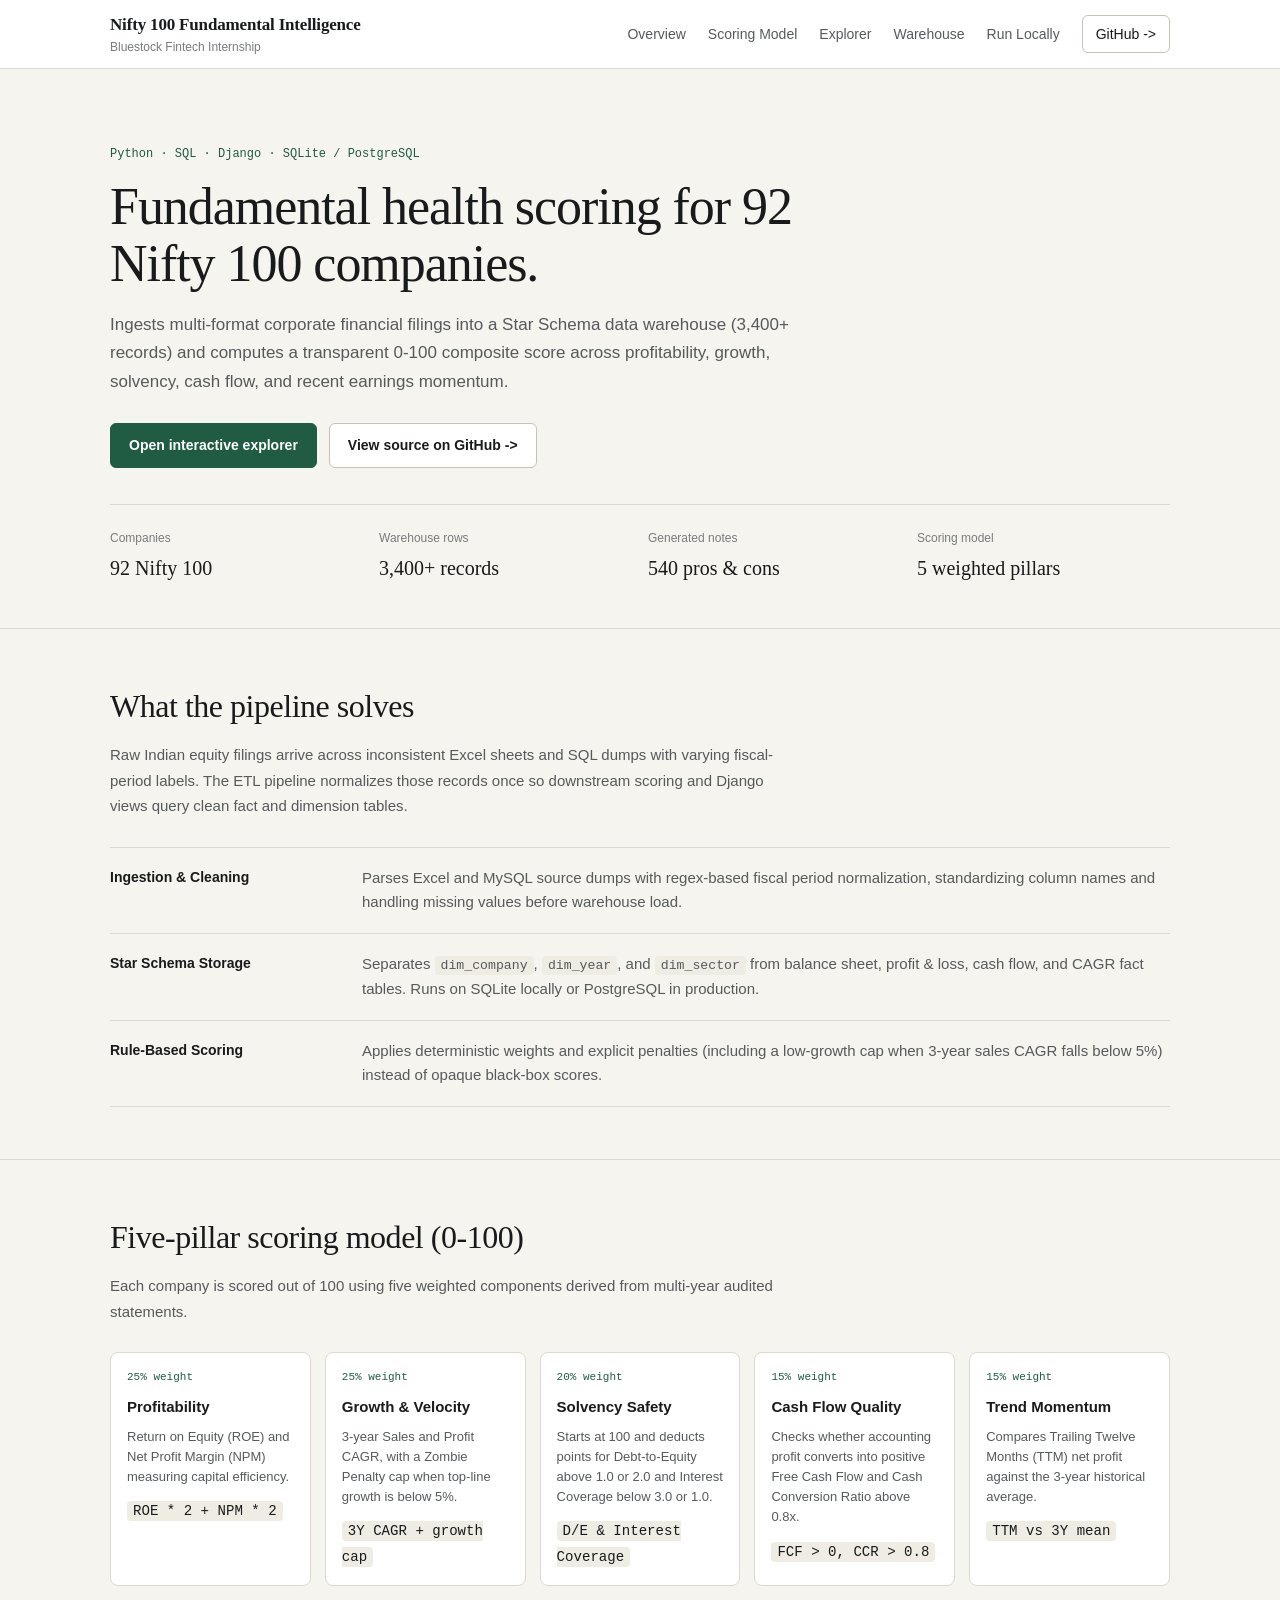
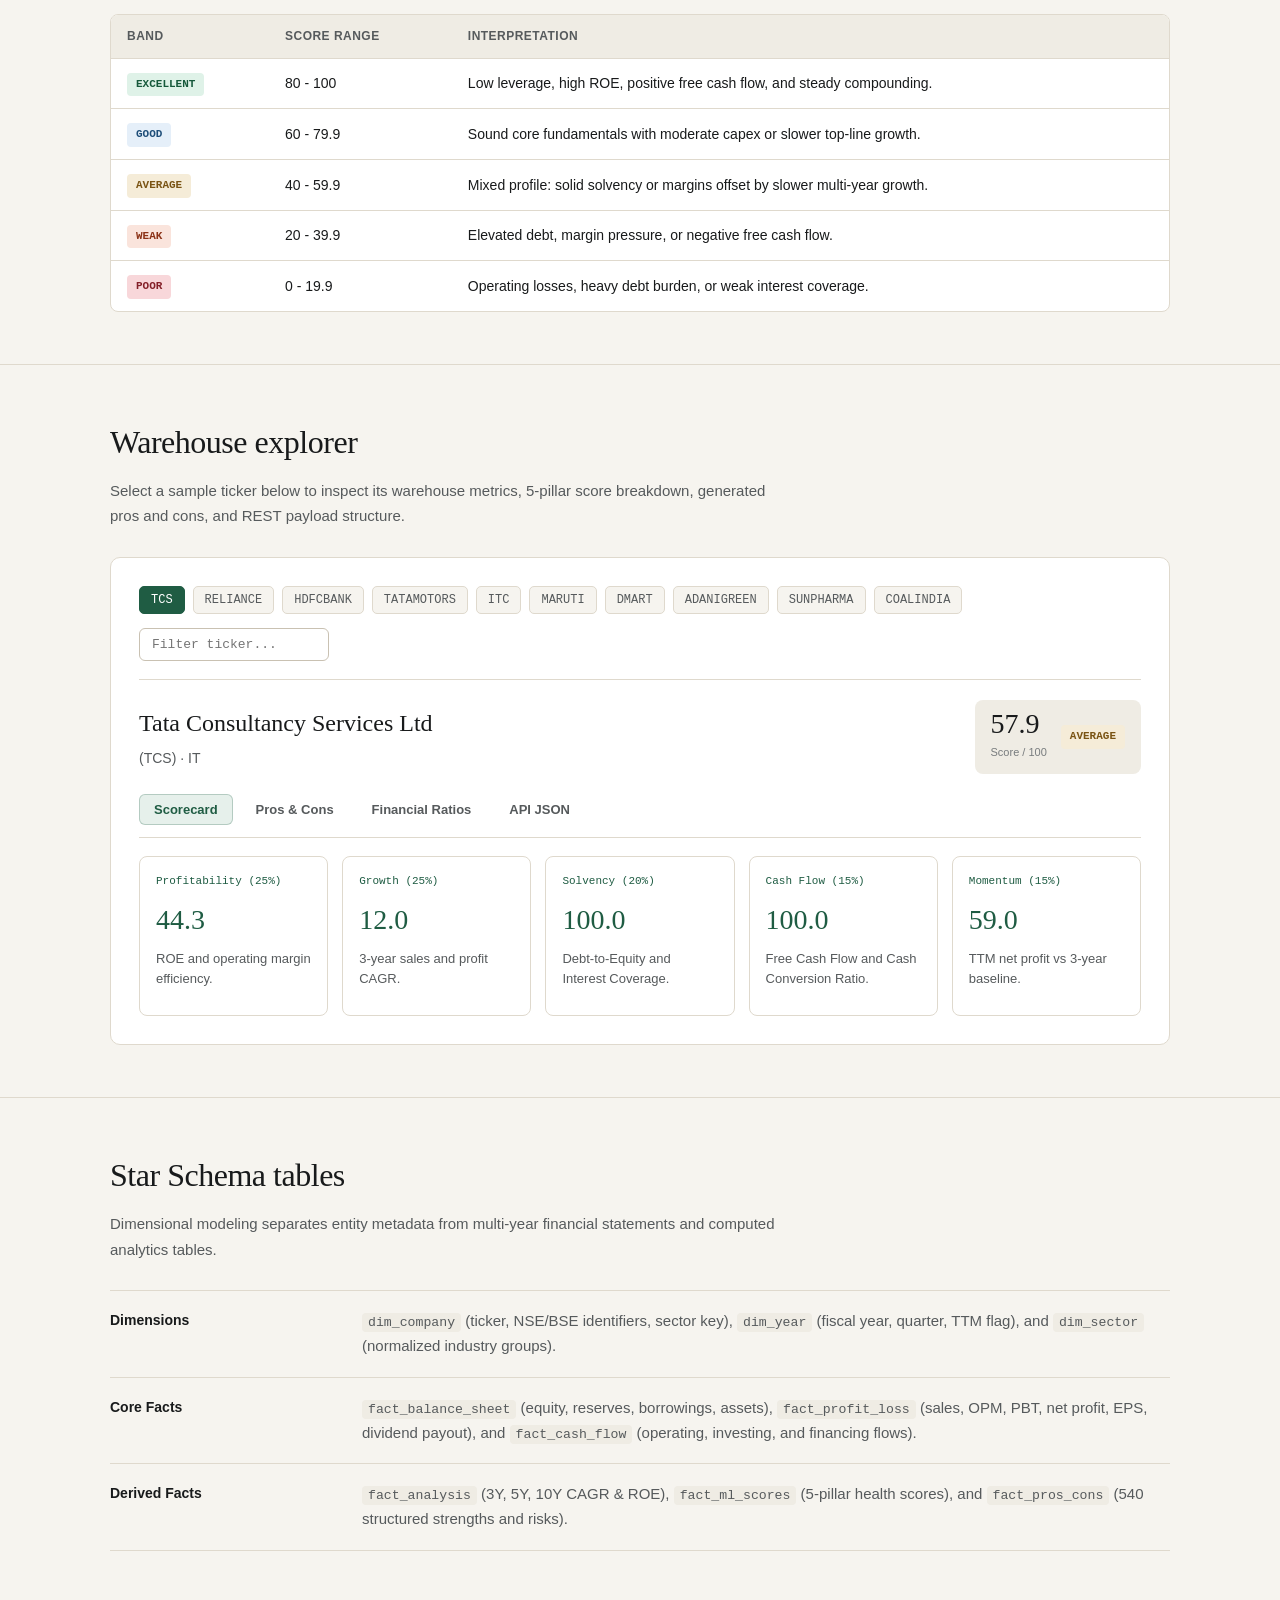
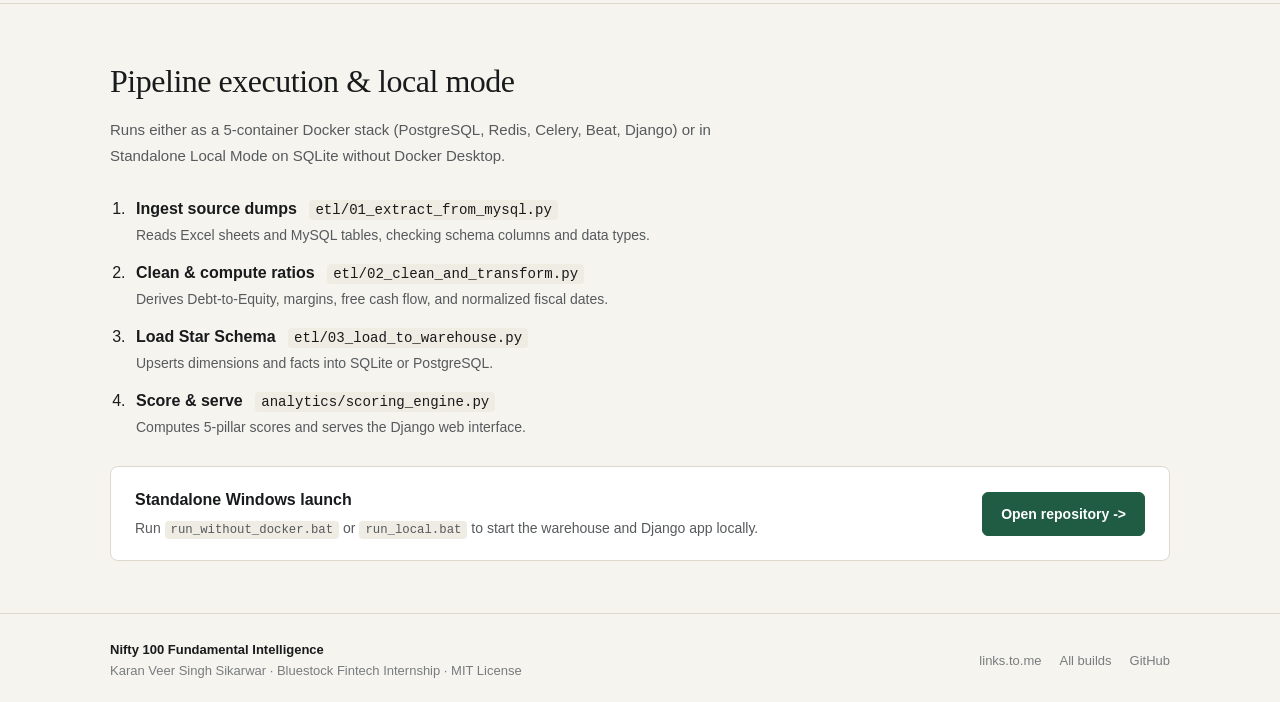
<file: index.html>
<!doctype html>
<html lang="en">
<head>
  <meta charset="utf-8">
  <meta name="viewport" content="width=device-width, initial-scale=1">
  <meta name="theme-color" content="#f6f4ef">
  <meta name="author" content="Karan Veer Singh Sikarwar">
  <meta name="description" content="Data engineering pipeline, Star Schema warehouse, and 5-pillar fundamental health-scoring model for 92 Nifty 100 companies. Built during the Bluestock Fintech internship.">
  <meta property="og:title" content="Nifty 100 Fundamental Intelligence | Karan Veer Singh Sikarwar">
  <meta property="og:description" content="Star Schema financial warehouse and 5-pillar health scoring across 92 Nifty 100 companies.">
  <meta property="og:type" content="website">
  <link rel="canonical" href="https://karanveersingh05.github.io/Nifty-100-Fundamental-Intelligence/">
  <title>Nifty 100 Fundamental Intelligence | Karan Veer Singh Sikarwar</title>
  <link rel="icon" type="image/svg+xml" href="favicon.svg">
  <link rel="stylesheet" href="styles.css">
  <script defer src="script.js"></script>
</head>
<body>
  <header class="site-header">
    <div class="shell header-inner">
      <a class="brand" href="#top">
        <strong>Nifty 100 Fundamental Intelligence</strong>
        <small>Bluestock Fintech Internship</small>
      </a>

      <button class="menu-toggle" type="button" aria-expanded="false" aria-controls="main-nav" aria-label="Open navigation">
        <span></span><span></span>
      </button>

      <nav id="main-nav" class="main-nav" aria-label="Main navigation">
        <a href="#overview">Overview</a>
        <a href="#scoring">Scoring Model</a>
        <a href="#demo">Explorer</a>
        <a href="#warehouse">Warehouse</a>
        <a href="#pipeline">Run Locally</a>
        <a class="nav-cta" href="https://github.com/karanveersingh05/Nifty-100-Fundamental-Intelligence" target="_blank" rel="noopener noreferrer">GitHub -&gt;</a>
      </nav>
    </div>
  </header>

  <main id="top">
    <section class="hero">
      <div class="shell">
        <p class="hero-kicker">Python · SQL · Django · SQLite / PostgreSQL</p>
        <h1>Fundamental health scoring for 92 Nifty 100 companies.</h1>
        <p class="hero-lede">
          Ingests multi-format corporate financial filings into a Star Schema data warehouse
          (3,400+ records) and computes a transparent 0-100 composite score across profitability,
          growth, solvency, cash flow, and recent earnings momentum.
        </p>

        <div class="hero-actions">
          <a class="button button-primary" href="#demo">Open interactive explorer</a>
          <a class="button button-secondary" href="https://github.com/karanveersingh05/Nifty-100-Fundamental-Intelligence" target="_blank" rel="noopener noreferrer">View source on GitHub -&gt;</a>
        </div>

        <dl class="summary-strip">
          <div>
            <dt>Companies</dt>
            <dd>92 Nifty 100</dd>
          </div>
          <div>
            <dt>Warehouse rows</dt>
            <dd>3,400+ records</dd>
          </div>
          <div>
            <dt>Generated notes</dt>
            <dd>540 pros &amp; cons</dd>
          </div>
          <div>
            <dt>Scoring model</dt>
            <dd>5 weighted pillars</dd>
          </div>
        </dl>
      </div>
    </section>

    <section id="overview" class="section">
      <div class="shell">
        <h2 class="section-title">What the pipeline solves</h2>
        <p class="section-intro">
          Raw Indian equity filings arrive across inconsistent Excel sheets and SQL dumps with
          varying fiscal-period labels. The ETL pipeline normalizes those records once so downstream
          scoring and Django views query clean fact and dimension tables.
        </p>

        <div class="spec-list">
          <div class="spec-row">
            <div class="spec-label">Ingestion &amp; Cleaning</div>
            <div class="spec-body">
              Parses Excel and MySQL source dumps with regex-based fiscal period normalization,
              standardizing column names and handling missing values before warehouse load.
            </div>
          </div>
          <div class="spec-row">
            <div class="spec-label">Star Schema Storage</div>
            <div class="spec-body">
              Separates <code>dim_company</code>, <code>dim_year</code>, and <code>dim_sector</code>
              from balance sheet, profit &amp; loss, cash flow, and CAGR fact tables. Runs on SQLite
              locally or PostgreSQL in production.
            </div>
          </div>
          <div class="spec-row">
            <div class="spec-label">Rule-Based Scoring</div>
            <div class="spec-body">
              Applies deterministic weights and explicit penalties (including a low-growth cap when
              3-year sales CAGR falls below 5%) instead of opaque black-box scores.
            </div>
          </div>
        </div>
      </div>
    </section>

    <section id="scoring" class="section">
      <div class="shell">
        <h2 class="section-title">Five-pillar scoring model (0-100)</h2>
        <p class="section-intro">
          Each company is scored out of 100 using five weighted components derived from multi-year
          audited statements.
        </p>

        <div class="pillars-showcase">
          <div class="pillar-card">
            <div class="pillar-weight">25% weight</div>
            <h4>Profitability</h4>
            <p>Return on Equity (ROE) and Net Profit Margin (NPM) measuring capital efficiency.</p>
            <code>ROE * 2 + NPM * 2</code>
          </div>
          <div class="pillar-card">
            <div class="pillar-weight">25% weight</div>
            <h4>Growth &amp; Velocity</h4>
            <p>3-year Sales and Profit CAGR, with a Zombie Penalty cap when top-line growth is below 5%.</p>
            <code>3Y CAGR + growth cap</code>
          </div>
          <div class="pillar-card">
            <div class="pillar-weight">20% weight</div>
            <h4>Solvency Safety</h4>
            <p>Starts at 100 and deducts points for Debt-to-Equity above 1.0 or 2.0 and Interest Coverage below 3.0 or 1.0.</p>
            <code>D/E &amp; Interest Coverage</code>
          </div>
          <div class="pillar-card">
            <div class="pillar-weight">15% weight</div>
            <h4>Cash Flow Quality</h4>
            <p>Checks whether accounting profit converts into positive Free Cash Flow and Cash Conversion Ratio above 0.8x.</p>
            <code>FCF &gt; 0, CCR &gt; 0.8</code>
          </div>
          <div class="pillar-card">
            <div class="pillar-weight">15% weight</div>
            <h4>Trend Momentum</h4>
            <p>Compares Trailing Twelve Months (TTM) net profit against the 3-year historical average.</p>
            <code>TTM vs 3Y mean</code>
          </div>
        </div>

        <div class="bands-table-shell">
          <table class="bands-table">
            <thead>
              <tr>
                <th>Band</th>
                <th>Score Range</th>
                <th>Interpretation</th>
              </tr>
            </thead>
            <tbody>
              <tr>
                <td><span class="label-badge label-excellent">EXCELLENT</span></td>
                <td>80 - 100</td>
                <td>Low leverage, high ROE, positive free cash flow, and steady compounding.</td>
              </tr>
              <tr>
                <td><span class="label-badge label-good">GOOD</span></td>
                <td>60 - 79.9</td>
                <td>Sound core fundamentals with moderate capex or slower top-line growth.</td>
              </tr>
              <tr>
                <td><span class="label-badge label-average">AVERAGE</span></td>
                <td>40 - 59.9</td>
                <td>Mixed profile: solid solvency or margins offset by slower multi-year growth.</td>
              </tr>
              <tr>
                <td><span class="label-badge label-weak">WEAK</span></td>
                <td>20 - 39.9</td>
                <td>Elevated debt, margin pressure, or negative free cash flow.</td>
              </tr>
              <tr>
                <td><span class="label-badge label-poor">POOR</span></td>
                <td>0 - 19.9</td>
                <td>Operating losses, heavy debt burden, or weak interest coverage.</td>
              </tr>
            </tbody>
          </table>
        </div>
      </div>
    </section>

    <section id="demo" class="section">
      <div class="shell">
        <h2 class="section-title">Warehouse explorer</h2>
        <p class="section-intro">
          Select a sample ticker below to inspect its warehouse metrics, 5-pillar score breakdown,
          generated pros and cons, and REST payload structure.
        </p>

        <div class="explorer-box">
          <div class="explorer-controls">
            <div class="stock-selector-buttons" role="group" aria-label="Select sample stock">
              <button type="button" class="stock-btn is-active" data-symbol="TCS">TCS</button>
              <button type="button" class="stock-btn" data-symbol="RELIANCE">RELIANCE</button>
              <button type="button" class="stock-btn" data-symbol="HDFCBANK">HDFCBANK</button>
              <button type="button" class="stock-btn" data-symbol="TATAMOTORS">TATAMOTORS</button>
              <button type="button" class="stock-btn" data-symbol="ITC">ITC</button>
              <button type="button" class="stock-btn" data-symbol="MARUTI">MARUTI</button>
              <button type="button" class="stock-btn" data-symbol="DMART">DMART</button>
              <button type="button" class="stock-btn" data-symbol="ADANIGREEN">ADANIGREEN</button>
              <button type="button" class="stock-btn" data-symbol="SUNPHARMA">SUNPHARMA</button>
              <button type="button" class="stock-btn" data-symbol="COALINDIA">COALINDIA</button>
            </div>
            <div class="search-wrap">
              <label class="sr-only" for="stock-quick-search">Filter ticker symbol</label>
              <input type="text" id="stock-quick-search" placeholder="Filter ticker...">
            </div>
          </div>

          <div class="stock-headline">
            <div class="stock-title">
              <h3 id="stock-name">Tata Consultancy Services Ltd</h3>
              <div class="stock-sub">
                <span id="stock-symbol">(TCS)</span>
                <span aria-hidden="true">&middot;</span>
                <span id="stock-sector">IT</span>
              </div>
            </div>
            <div class="stock-score-chip">
              <div>
                <div class="chip-val" id="stock-score">57.9</div>
                <span class="chip-sub">Score / 100</span>
              </div>
              <span id="stock-badge" class="label-badge label-average">AVERAGE</span>
            </div>
          </div>

          <div class="explorer-tabs">
            <button type="button" class="tab-btn is-active" data-tab="scorecard">Scorecard</button>
            <button type="button" class="tab-btn" data-tab="proscons">Pros &amp; Cons</button>
            <button type="button" class="tab-btn" data-tab="metrics">Financial Ratios</button>
            <button type="button" class="tab-btn" data-tab="json">API JSON</button>
          </div>

          <div id="pane-scorecard" class="tab-pane is-active">
            <div class="pillars-showcase pillars-compact">
              <div class="pillar-card">
                <div class="pillar-weight">Profitability (25%)</div>
                <div class="pillar-score" id="score-prof">44.3</div>
                <p>ROE and operating margin efficiency.</p>
              </div>
              <div class="pillar-card">
                <div class="pillar-weight">Growth (25%)</div>
                <div class="pillar-score" id="score-grow">12.0</div>
                <p>3-year sales and profit CAGR.</p>
              </div>
              <div class="pillar-card">
                <div class="pillar-weight">Solvency (20%)</div>
                <div class="pillar-score" id="score-lev">100.0</div>
                <p>Debt-to-Equity and Interest Coverage.</p>
              </div>
              <div class="pillar-card">
                <div class="pillar-weight">Cash Flow (15%)</div>
                <div class="pillar-score" id="score-cash">100.0</div>
                <p>Free Cash Flow and Cash Conversion Ratio.</p>
              </div>
              <div class="pillar-card">
                <div class="pillar-weight">Momentum (15%)</div>
                <div class="pillar-score" id="score-trend">59.0</div>
                <p>TTM net profit vs 3-year baseline.</p>
              </div>
            </div>
          </div>

          <div id="pane-proscons" class="tab-pane">
            <div class="pro-con-grid">
              <div class="pro-column">
                <h4>Strengths (Pros)</h4>
                <ul id="pros-list" class="pro-con-list"></ul>
              </div>
              <div class="con-column">
                <h4>Risks (Cons)</h4>
                <ul id="cons-list" class="pro-con-list"></ul>
              </div>
            </div>
          </div>

          <div id="pane-metrics" class="tab-pane">
            <div class="metrics-grid-row">
              <div class="metric-box">
                <small>Gross Sales</small>
                <strong id="metric-sales">₹240,893 Cr</strong>
              </div>
              <div class="metric-box">
                <small>Net Annual Profit</small>
                <strong id="metric-profit">₹46,099 Cr</strong>
              </div>
              <div class="metric-box">
                <small>Net Profit Margin</small>
                <strong id="metric-npm">19.1%</strong>
              </div>
              <div class="metric-box">
                <small>Debt to Equity</small>
                <strong id="metric-dte">0.09</strong>
              </div>
            </div>
            <p class="metrics-footnote">
              Values reconcile with <code>fact_balance_sheet</code>, <code>fact_profit_loss</code>, and <code>fact_cash_flow</code>.
            </p>
          </div>

          <div id="pane-json" class="tab-pane">
            <pre class="code-preview"><code id="json-preview">{}</code></pre>
          </div>
        </div>
      </div>
    </section>

    <section id="warehouse" class="section">
      <div class="shell">
        <h2 class="section-title">Star Schema tables</h2>
        <p class="section-intro">
          Dimensional modeling separates entity metadata from multi-year financial statements and
          computed analytics tables.
        </p>

        <div class="spec-list">
          <div class="spec-row">
            <div class="spec-label">Dimensions</div>
            <div class="spec-body">
              <code>dim_company</code> (ticker, NSE/BSE identifiers, sector key),
              <code>dim_year</code> (fiscal year, quarter, TTM flag), and
              <code>dim_sector</code> (normalized industry groups).
            </div>
          </div>
          <div class="spec-row">
            <div class="spec-label">Core Facts</div>
            <div class="spec-body">
              <code>fact_balance_sheet</code> (equity, reserves, borrowings, assets),
              <code>fact_profit_loss</code> (sales, OPM, PBT, net profit, EPS, dividend payout), and
              <code>fact_cash_flow</code> (operating, investing, and financing flows).
            </div>
          </div>
          <div class="spec-row">
            <div class="spec-label">Derived Facts</div>
            <div class="spec-body">
              <code>fact_analysis</code> (3Y, 5Y, 10Y CAGR &amp; ROE),
              <code>fact_ml_scores</code> (5-pillar health scores), and
              <code>fact_pros_cons</code> (540 structured strengths and risks).
            </div>
          </div>
        </div>
      </div>
    </section>

    <section id="pipeline" class="section">
      <div class="shell">
        <h2 class="section-title">Pipeline execution &amp; local mode</h2>
        <p class="section-intro">
          Runs either as a 5-container Docker stack (PostgreSQL, Redis, Celery, Beat, Django) or in
          Standalone Local Mode on SQLite without Docker Desktop.
        </p>

        <ol class="pipeline-list">
          <li>
            <strong>Ingest source dumps</strong>
            <code>etl/01_extract_from_mysql.py</code>
            <span>Reads Excel sheets and MySQL tables, checking schema columns and data types.</span>
          </li>
          <li>
            <strong>Clean &amp; compute ratios</strong>
            <code>etl/02_clean_and_transform.py</code>
            <span>Derives Debt-to-Equity, margins, free cash flow, and normalized fiscal dates.</span>
          </li>
          <li>
            <strong>Load Star Schema</strong>
            <code>etl/03_load_to_warehouse.py</code>
            <span>Upserts dimensions and facts into SQLite or PostgreSQL.</span>
          </li>
          <li>
            <strong>Score &amp; serve</strong>
            <code>analytics/scoring_engine.py</code>
            <span>Computes 5-pillar scores and serves the Django web interface.</span>
          </li>
        </ol>

        <div class="local-banner">
          <div>
            <strong>Standalone Windows launch</strong>
            <p>Run <code>run_without_docker.bat</code> or <code>run_local.bat</code> to start the warehouse and Django app locally.</p>
          </div>
          <a class="button button-primary" href="https://github.com/karanveersingh05/Nifty-100-Fundamental-Intelligence" target="_blank" rel="noopener noreferrer">Open repository -&gt;</a>
        </div>
      </div>
    </section>
  </main>

  <footer class="site-footer">
    <div class="shell footer-inner">
      <div>
        <strong>Nifty 100 Fundamental Intelligence</strong>
        <span>Karan Veer Singh Sikarwar · Bluestock Fintech Internship · MIT License</span>
      </div>
      <div class="footer-links">
        <a href="https://karanveersingh05.github.io/links.to.me/">links.to.me</a>
        <a href="https://karanveersingh05.github.io/links.to.me/gitcode/">All builds</a>
        <a href="https://github.com/karanveersingh05/Nifty-100-Fundamental-Intelligence" target="_blank" rel="noopener noreferrer">GitHub</a>
      </div>
    </div>
  </footer>
</body>
</html>
</file>
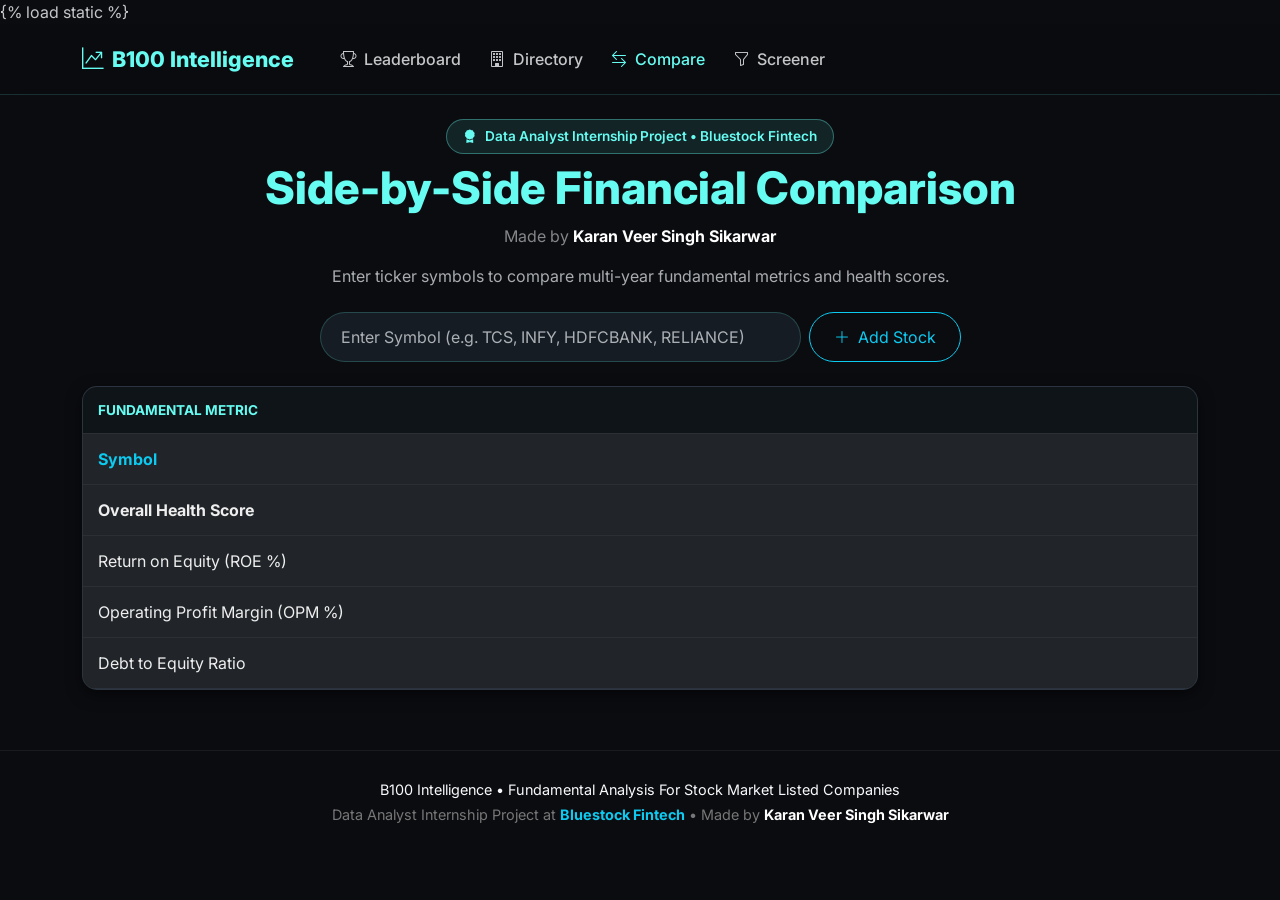
<file: webapp/dashboard/templates/dashboard/compare.html>
{% load static %}
<!DOCTYPE html>
<html lang="en" data-bs-theme="dark">
<head>
    <meta charset="UTF-8">
    <meta name="viewport" content="width=device-width, initial-scale=1.0">
    <title>Compare Companies - B100 Intelligence</title>
    <link href="https://fonts.googleapis.com/css2?family=Inter:wght@300;400;500;600;700;800&display=swap" rel="stylesheet">
    <link href="https://cdn.jsdelivr.net/npm/bootstrap@5.3.0/dist/css/bootstrap.min.css" rel="stylesheet">
    <link rel="stylesheet" href="https://cdn.jsdelivr.net/npm/bootstrap-icons@1.11.1/font/bootstrap-icons.css">
    <style>
        :root {
            --bg-color: #0b0c10;
            --surface-color: #1f2833;
            --primary-accent: #66fcf1;
            --secondary-accent: #45a29e;
            --text-main: #c5c6c7;
        }
        body { background-color: var(--bg-color); color: var(--text-main); font-family: 'Inter', sans-serif; min-height: 100vh; }
        .navbar-custom { background: rgba(11, 12, 16, 0.9); backdrop-filter: blur(12px); border-bottom: 1px solid rgba(102, 252, 241, 0.15); padding: 14px 0; }
        .navbar-brand { font-weight: 800; color: var(--primary-accent) !important; font-size: 1.35rem; }
        .nav-link { color: var(--text-main) !important; font-weight: 500; margin: 0 6px; }
        .nav-link:hover, .nav-link.active { color: var(--primary-accent) !important; }
        .intern-badge { background: rgba(102, 252, 241, 0.1); border: 1px solid rgba(102, 252, 241, 0.35); color: var(--primary-accent); font-size: 0.85rem; padding: 6px 16px; border-radius: 50px; display: inline-flex; align-items: center; gap: 8px; font-weight: 600; }
        .hero-title { color: var(--primary-accent); font-weight: 800; font-size: 2.8rem; }
        .input-glass { background: rgba(31, 40, 51, 0.6); border: 1px solid rgba(102, 252, 241, 0.2); color: #fff; border-radius: 25px; padding: 12px 20px; }
        .input-glass:focus { background: rgba(31, 40, 51, 0.9); border-color: var(--primary-accent); color: #fff; box-shadow: 0 0 10px rgba(102, 252, 241, 0.3); }
        .table-custom { background-color: var(--surface-color); border-radius: 15px; overflow: hidden; box-shadow: 0 5px 15px rgba(0,0,0,0.5); border: 1px solid rgba(255,255,255,0.06); }
        .table-custom th, .table-custom td { color: #eee; border-bottom: 1px solid rgba(255,255,255,0.05); padding: 15px; }
        .table-custom th { color: var(--primary-accent); background-color: rgba(0,0,0,0.5); text-transform: uppercase; font-size: 0.85rem; }
        footer { border-top: 1px solid rgba(255,255,255,0.06); padding: 28px 0; margin-top: 60px; color: #777; font-size: 0.9rem; }
    </style>
</head>
<body>

<nav class="navbar navbar-expand-lg navbar-custom">
    <div class="container">
        <a class="navbar-brand d-flex align-items-center gap-2" href="/">
            <i class="bi bi-graph-up-arrow"></i>
            <span>B100 Intelligence</span>
        </a>
        <div class="collapse navbar-collapse" id="navContent">
            <ul class="navbar-nav me-auto mb-2 mb-lg-0 ms-lg-3">
                <li class="nav-item"><a class="nav-link" href="/"><i class="bi bi-trophy me-1"></i> Leaderboard</a></li>
                <li class="nav-item"><a class="nav-link" href="/companies/"><i class="bi bi-building me-1"></i> Directory</a></li>
                <li class="nav-item"><a class="nav-link active" href="/compare/"><i class="bi bi-arrow-left-right me-1"></i> Compare</a></li>
                <li class="nav-item"><a class="nav-link" href="/screener/"><i class="bi bi-funnel me-1"></i> Screener</a></li>
            </ul>
        </div>
    </div>
</nav>

<div class="container mt-4 mb-5">
    <div class="text-center mb-4">
        <div class="intern-badge mb-2">
            <i class="bi bi-award-fill"></i> Data Analyst Internship Project &bull; Bluestock Fintech
        </div>
        <h1 class="hero-title">Side-by-Side Financial Comparison</h1>
        <p class="text-white-50">Made by <strong class="text-white">Karan Veer Singh Sikarwar</strong></p>
        <p class="text-muted">Enter ticker symbols to compare multi-year fundamental metrics and health scores.</p>
    </div>
    
    <div class="row justify-content-center mb-4">
        <div class="col-md-7 d-flex gap-2">
            <input type="text" id="symbolInput" class="form-control input-glass" placeholder="Enter Symbol (e.g. TCS, INFY, HDFCBANK, RELIANCE)">
            <button class="btn btn-outline-info rounded-pill px-4 text-nowrap" onclick="addCompany()">
                <i class="bi bi-plus-lg me-1"></i> Add Stock
            </button>
        </div>
    </div>
    
    <div class="table-responsive table-custom mb-5">
        <table class="table mb-0" id="compareTable">
            <thead>
                <tr>
                    <th style="width: 250px;">Fundamental Metric</th>
                </tr>
            </thead>
            <tbody>
                <tr id="row-symbol"><td class="fw-bold text-info">Symbol</td></tr>
                <tr id="row-score"><td class="fw-bold">Overall Health Score</td></tr>
                <tr id="row-roe"><td>Return on Equity (ROE %)</td></tr>
                <tr id="row-opm"><td>Operating Profit Margin (OPM %)</td></tr>
                <tr id="row-debt"><td>Debt to Equity Ratio</td></tr>
            </tbody>
        </table>
    </div>
</div>

<footer class="text-center">
    <div class="container">
        <p class="mb-1 text-light">B100 Intelligence &bull; Fundamental Analysis For Stock Market Listed Companies</p>
        <p class="mb-0">Data Analyst Internship Project at <strong class="text-info">Bluestock Fintech</strong> &bull; Made by <strong class="text-white">Karan Veer Singh Sikarwar</strong></p>
    </div>
</footer>

<script src="https://cdn.jsdelivr.net/npm/bootstrap@5.3.0/dist/js/bootstrap.bundle.min.js"></script>
<script>
    let companies = [];
    function addCompany() {
        let sym = document.getElementById('symbolInput').value.trim().toUpperCase();
        if(!sym) return;
        if(companies.includes(sym)) {
            alert('Company already added!');
            return;
        }
        if(companies.length >= 4) {
            alert('Maximum 4 companies can be compared simultaneously.');
            return;
        }

        fetch(`/api/v1/companies/${sym}/dashboard/`)
            .then(res => {
                if(!res.ok) throw new Error("Stock not found");
                return res.json();
            })
            .then(data => {
                companies.push(sym);
                document.getElementById('symbolInput').value = '';

                // Add Table Header
                let th = document.createElement('th');
                th.innerText = sym;
                th.className = "text-center text-info fs-5";
                document.querySelector('#compareTable thead tr').appendChild(th);

                // Add Values
                addCell('row-symbol', sym, true);
                addCell('row-score', (data.health_score || '--') + ' / 100', true);
                addCell('row-roe', (data.cagr_metrics.roe !== undefined ? data.cagr_metrics.roe + '%' : '--'));
                
                let latestOpm = data.margin_trend.opm_pct && data.margin_trend.opm_pct.length > 0 ? 
                    data.margin_trend.opm_pct[data.margin_trend.opm_pct.length - 1] + '%' : '--';
                addCell('row-opm', latestOpm);

                let dte = '--';
                if(data.debt_equity.borrowings && data.debt_equity.net_worth) {
                    let b = data.debt_equity.borrowings[data.debt_equity.borrowings.length - 1] || 0;
                    let nw = data.debt_equity.net_worth[data.debt_equity.net_worth.length - 1] || 1;
                    dte = (b / nw).toFixed(2);
                }
                addCell('row-debt', dte);
            })
            .catch(err => {
                alert(`Error fetching data for ${sym}. Please verify the ticker symbol.`);
            });
    }

    function addCell(rowId, text, bold=false) {
        let td = document.createElement('td');
        td.innerText = text;
        td.className = "text-center " + (bold ? "fw-bold text-white fs-6" : "");
        document.getElementById(rowId).appendChild(td);
    }
</script>
</body>
</html>
</file>
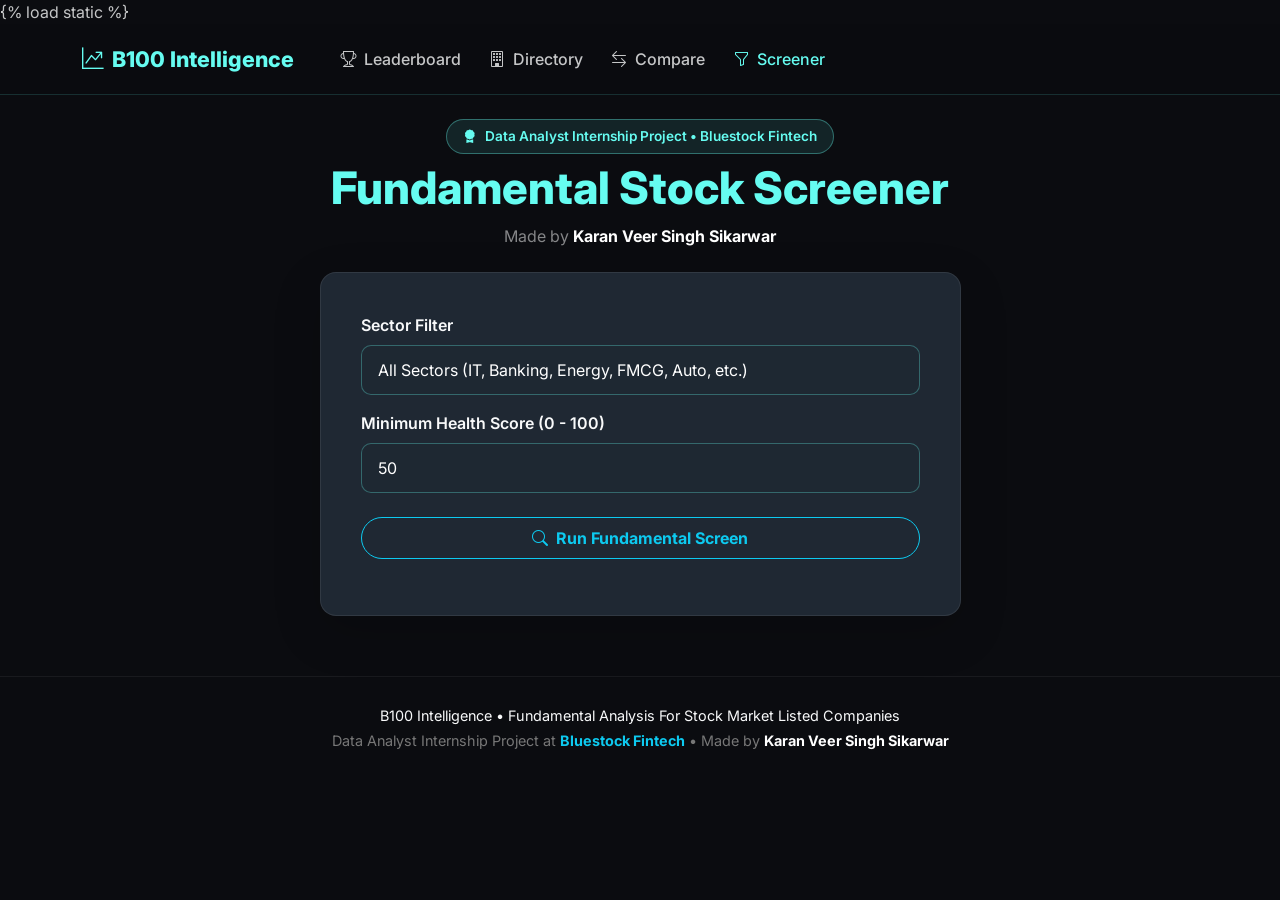
<file: webapp/dashboard/templates/dashboard/screener.html>
{% load static %}
<!DOCTYPE html>
<html lang="en" data-bs-theme="dark">
<head>
    <meta charset="UTF-8">
    <meta name="viewport" content="width=device-width, initial-scale=1.0">
    <title>Stock Screener - B100 Intelligence</title>
    <link href="https://fonts.googleapis.com/css2?family=Inter:wght@300;400;500;600;700;800&display=swap" rel="stylesheet">
    <link href="https://cdn.jsdelivr.net/npm/bootstrap@5.3.0/dist/css/bootstrap.min.css" rel="stylesheet">
    <link rel="stylesheet" href="https://cdn.jsdelivr.net/npm/bootstrap-icons@1.11.1/font/bootstrap-icons.css">
    <style>
        :root { --bg-color: #0b0c10; --surface-color: #1f2833; --primary-accent: #66fcf1; --text-main: #c5c6c7; }
        body { background-color: var(--bg-color); color: var(--text-main); font-family: 'Inter', sans-serif; min-height: 100vh; }
        .navbar-custom { background: rgba(11, 12, 16, 0.9); backdrop-filter: blur(12px); border-bottom: 1px solid rgba(102, 252, 241, 0.15); padding: 14px 0; }
        .navbar-brand { font-weight: 800; color: var(--primary-accent) !important; font-size: 1.35rem; }
        .nav-link { color: var(--text-main) !important; font-weight: 500; margin: 0 6px; }
        .nav-link:hover, .nav-link.active { color: var(--primary-accent) !important; }
        .intern-badge { background: rgba(102, 252, 241, 0.1); border: 1px solid rgba(102, 252, 241, 0.35); color: var(--primary-accent); font-size: 0.85rem; padding: 6px 16px; border-radius: 50px; display: inline-flex; align-items: center; gap: 8px; font-weight: 600; }
        .hero-title { color: var(--primary-accent); font-weight: 800; font-size: 2.8rem; }
        .form-select, .form-control { background: rgba(31,40,51,0.6); color: white; border: 1px solid rgba(102, 252, 241, 0.3); border-radius: 10px; padding: 12px 16px; }
        .form-select:focus, .form-control:focus { background: rgba(31,40,51,0.9); border-color: var(--primary-accent); color: white; box-shadow: 0 0 10px rgba(102, 252, 241, 0.3); }
        .card-custom { background: var(--surface-color); border: 1px solid rgba(255,255,255,0.08); border-radius: 16px; }
        footer { border-top: 1px solid rgba(255,255,255,0.06); padding: 28px 0; margin-top: 60px; color: #777; font-size: 0.9rem; }
    </style>
</head>
<body>

<nav class="navbar navbar-expand-lg navbar-custom">
    <div class="container">
        <a class="navbar-brand d-flex align-items-center gap-2" href="/">
            <i class="bi bi-graph-up-arrow"></i>
            <span>B100 Intelligence</span>
        </a>
        <div class="collapse navbar-collapse" id="navContent">
            <ul class="navbar-nav me-auto mb-2 mb-lg-0 ms-lg-3">
                <li class="nav-item"><a class="nav-link" href="/"><i class="bi bi-trophy me-1"></i> Leaderboard</a></li>
                <li class="nav-item"><a class="nav-link" href="/companies/"><i class="bi bi-building me-1"></i> Directory</a></li>
                <li class="nav-item"><a class="nav-link" href="/compare/"><i class="bi bi-arrow-left-right me-1"></i> Compare</a></li>
                <li class="nav-item"><a class="nav-link active" href="/screener/"><i class="bi bi-funnel me-1"></i> Screener</a></li>
            </ul>
        </div>
    </div>
</nav>

<div class="container mt-4 mb-5">
    <div class="text-center mb-4">
        <div class="intern-badge mb-2">
            <i class="bi bi-award-fill"></i> Data Analyst Internship Project &bull; Bluestock Fintech
        </div>
        <h1 class="hero-title">Fundamental Stock Screener</h1>
        <p class="text-white-50">Made by <strong class="text-white">Karan Veer Singh Sikarwar</strong></p>
    </div>
    <div class="row justify-content-center">
        <div class="col-md-7">
            <div class="card card-custom p-4 shadow-lg">
                <div class="card-body">
                    <form onsubmit="event.preventDefault(); screenStocks();">
                        <div class="mb-3">
                            <label class="form-label text-light fw-semibold">Sector Filter</label>
                            <select id="sector" class="form-select">
                                <option value="">All Sectors (IT, Banking, Energy, FMCG, Auto, etc.)</option>
                                <option value="IT">IT (Information Technology)</option>
                                <option value="Banking">Banking</option>
                                <option value="Energy">Energy &amp; Power</option>
                                <option value="Consumer Goods">Consumer Goods (FMCG)</option>
                                <option value="Auto">Automobiles</option>
                                <option value="Healthcare">Healthcare &amp; Pharma</option>
                                <option value="Metals">Metals &amp; Mining</option>
                            </select>
                        </div>
                        <div class="mb-4">
                            <label class="form-label text-light fw-semibold">Minimum Health Score (0 - 100)</label>
                            <input type="number" id="minScore" class="form-control" value="50" min="0" max="100">
                        </div>
                        <button type="submit" class="btn btn-outline-info rounded-pill w-100 py-2 fs-6 fw-bold">
                            <i class="bi bi-search me-1"></i> Run Fundamental Screen
                        </button>
                    </form>
                </div>
            </div>
        </div>
    </div>
    <div class="mt-4" id="results"></div>
</div>

<footer class="text-center">
    <div class="container">
        <p class="mb-1 text-light">B100 Intelligence &bull; Fundamental Analysis For Stock Market Listed Companies</p>
        <p class="mb-0">Data Analyst Internship Project at <strong class="text-info">Bluestock Fintech</strong> &bull; Made by <strong class="text-white">Karan Veer Singh Sikarwar</strong></p>
    </div>
</footer>

<script src="https://cdn.jsdelivr.net/npm/bootstrap@5.3.0/dist/js/bootstrap.bundle.min.js"></script>
<script>
    function screenStocks() {
        const sector = document.getElementById('sector').value;
        const minScore = parseFloat(document.getElementById('minScore').value) || 0;
        
        fetch('/api/v1/companies/')
            .then(res => res.json())
            .then(companies => {
                let filtered = companies;
                if(sector) {
                    filtered = filtered.filter(c => c.sector && c.sector.toLowerCase() === sector.toLowerCase());
                }
                
                let html = '<div class="row justify-content-center mt-4"><div class="col-md-9">';
                html += `<h4 class="text-info mb-3">Matching Companies (${filtered.length} found)</h4>`;
                html += '<div class="list-group">';
                filtered.forEach(c => {
                    html += `<a href="/company/${c.symbol}/" class="list-group-item list-group-item-action bg-dark text-light border-secondary d-flex justify-content-between align-items-center py-3">
                        <div>
                            <span class="fw-bold text-info fs-5 me-2">${c.symbol}</span>
                            <span class="text-white">${c.company_name}</span>
                        </div>
                        <div>
                            <span class="badge bg-secondary me-2">${c.sector || 'General'}</span>
                            <span class="btn btn-sm btn-outline-info rounded-pill">View Report &rarr;</span>
                        </div>
                    </a>`;
                });
                html += '</div></div></div>';
                document.getElementById('results').innerHTML = html;
            });
    }
</script>
</body>
</html>
</file>
<file: styles.css>
@charset "UTF-8";

:root {
  color-scheme: light;
  --bg: #f6f4ef;
  --surface: #ffffff;
  --surface-alt: #efece4;
  --text: #181a1b;
  --muted: #565a5c;
  --subtle: #787c7e;
  --accent: #1f5c43;
  --accent-soft: #e6f0eb;
  --border: #dfd9cd;
  --border-strong: #c9c1b2;
  --serif: Georgia, "Times New Roman", serif;
  --sans: -apple-system, BlinkMacSystemFont, "Segoe UI", Roboto, sans-serif;
  --mono: ui-monospace, SFMono-Regular, Menlo, Consolas, monospace;
}

*,
*::before,
*::after {
  box-sizing: border-box;
}

html {
  scroll-behavior: smooth;
  overflow-x: clip;
  max-width: 100%;
  background: var(--bg);
}

body {
  margin: 0;
  min-width: 320px;
  min-height: 100vh;
  min-height: 100svh;
  overflow-x: clip;
  max-width: 100%;
  background: var(--bg);
  color: var(--text);
  font-family: var(--sans);
  line-height: 1.6;
  -webkit-font-smoothing: antialiased;
}

a {
  color: inherit;
  text-decoration: none;
}

a:focus-visible,
button:focus-visible,
input:focus-visible {
  outline: 2px solid var(--accent);
  outline-offset: 2px;
}

code {
  font-family: var(--mono);
  font-size: 0.88em;
  background: var(--surface-alt);
  padding: 2px 6px;
  border-radius: 4px;
}

.sr-only {
  position: absolute;
  width: 1px;
  height: 1px;
  padding: 0;
  margin: -1px;
  overflow: hidden;
  clip: rect(0, 0, 0, 0);
  border: 0;
}

.shell {
  width: min(1060px, calc(100% - 40px));
  margin: 0 auto;
}

.site-header {
  background: var(--surface);
  border-bottom: 1px solid var(--border);
  position: sticky;
  top: 0;
  z-index: 20;
}

.header-inner {
  min-height: 68px;
  display: flex;
  align-items: center;
  justify-content: space-between;
  gap: 20px;
}

.brand {
  display: flex;
  flex-direction: column;
  min-width: 0;
}

.brand strong {
  font-family: var(--serif);
  font-size: 17px;
  font-weight: 700;
  letter-spacing: -0.01em;
}

.brand small {
  font-size: 12px;
  color: var(--subtle);
}

.menu-toggle {
  display: none;
  flex-direction: column;
  justify-content: center;
  gap: 5px;
  width: 40px;
  height: 40px;
  background: transparent;
  border: 1px solid var(--border);
  border-radius: 6px;
  cursor: pointer;
}

.menu-toggle span {
  display: block;
  width: 18px;
  height: 1.5px;
  background: var(--text);
  margin: 0 auto;
}

.main-nav {
  display: flex;
  align-items: center;
  gap: 22px;
  font-size: 14px;
  color: var(--muted);
}

.main-nav a:hover {
  color: var(--text);
}

.nav-cta {
  padding: 7px 13px;
  border: 1px solid var(--border-strong);
  border-radius: 6px;
  color: var(--text);
  font-weight: 500;
  white-space: nowrap;
}

.nav-cta:hover {
  border-color: var(--accent);
  color: var(--accent);
}

.hero {
  padding: clamp(44px, 7vw, 76px) 0 44px;
  border-bottom: 1px solid var(--border);
}

.hero-kicker {
  margin: 0 0 14px;
  font-family: var(--mono);
  font-size: 12px;
  color: var(--accent);
}

h1 {
  margin: 0 0 18px;
  max-width: 780px;
  font-family: var(--serif);
  font-size: clamp(32px, 5vw, 52px);
  font-weight: 400;
  line-height: 1.1;
  letter-spacing: -0.02em;
}

.hero-lede {
  margin: 0;
  max-width: 680px;
  font-size: 17px;
  line-height: 1.7;
  color: var(--muted);
}

.hero-actions {
  display: flex;
  flex-wrap: wrap;
  gap: 12px;
  margin-top: 26px;
}

.button {
  display: inline-flex;
  align-items: center;
  justify-content: center;
  gap: 8px;
  min-height: 42px;
  padding: 10px 18px;
  border-radius: 6px;
  font-size: 14px;
  font-weight: 600;
  border: 1px solid var(--border-strong);
  background: var(--surface);
  color: var(--text);
  transition: background 160ms ease, border-color 160ms ease;
}

.button:hover {
  border-color: var(--text);
}

.button-primary {
  background: var(--accent);
  border-color: var(--accent);
  color: #ffffff;
}

.button-primary:hover {
  background: #184a36;
  border-color: #184a36;
}

.summary-strip {
  display: grid;
  grid-template-columns: repeat(4, minmax(0, 1fr));
  gap: 16px;
  margin: 36px 0 0;
  padding-top: 24px;
  border-top: 1px solid var(--border);
}

.summary-strip dt {
  font-size: 12px;
  color: var(--subtle);
}

.summary-strip dd {
  margin: 4px 0 0;
  font-family: var(--serif);
  font-size: 20px;
  color: var(--text);
}

.section {
  padding: 52px 0;
  border-bottom: 1px solid var(--border);
}

.section-title {
  margin: 0 0 10px;
  font-family: var(--serif);
  font-size: clamp(24px, 3vw, 32px);
  font-weight: 400;
  letter-spacing: -0.015em;
}

.section-intro {
  margin: 0 0 28px;
  max-width: 680px;
  color: var(--muted);
  font-size: 15px;
  line-height: 1.7;
}

.spec-list {
  border-top: 1px solid var(--border);
}

.spec-row {
  display: grid;
  grid-template-columns: 220px minmax(0, 1fr);
  gap: 12px 32px;
  padding: 18px 0;
  border-bottom: 1px solid var(--border);
}

.spec-label {
  font-weight: 600;
  font-size: 14px;
  color: var(--text);
}

.spec-body {
  font-size: 15px;
  color: var(--muted);
  line-height: 1.65;
  min-width: 0;
}

.pillars-showcase {
  display: grid;
  grid-template-columns: repeat(5, minmax(0, 1fr));
  gap: 14px;
  margin-bottom: 28px;
}

.pillars-compact {
  margin-bottom: 0;
}

.pillar-card {
  background: var(--surface);
  border: 1px solid var(--border);
  border-radius: 8px;
  padding: 16px;
  min-width: 0;
}

.pillar-weight {
  font-family: var(--mono);
  font-size: 11px;
  color: var(--accent);
  margin-bottom: 8px;
}

.pillar-card h4 {
  margin: 0 0 8px;
  font-size: 15px;
  font-weight: 600;
}

.pillar-score {
  font-family: var(--serif);
  font-size: 28px;
  color: var(--accent);
  margin: 4px 0 6px;
}

.pillar-card p {
  margin: 0 0 10px;
  font-size: 13px;
  color: var(--muted);
  line-height: 1.55;
}

.bands-table-shell {
  background: var(--surface);
  border: 1px solid var(--border);
  border-radius: 8px;
  overflow-x: auto;
  max-width: 100%;
}

.bands-table {
  width: 100%;
  border-collapse: collapse;
  font-size: 14px;
}

.bands-table th,
.bands-table td {
  text-align: left;
  padding: 12px 16px;
  border-bottom: 1px solid var(--border);
}

.bands-table th {
  background: var(--surface-alt);
  font-size: 12px;
  text-transform: uppercase;
  letter-spacing: 0.04em;
  color: var(--muted);
}

.bands-table tr:last-child td {
  border-bottom: 0;
}

.label-badge {
  display: inline-block;
  padding: 3px 9px;
  border-radius: 4px;
  font-family: var(--mono);
  font-size: 11px;
  font-weight: 700;
}

.label-excellent { background: #dff2e8; color: #16593b; }
.label-good { background: #e5eff9; color: #1e4e79; }
.label-average { background: #f5ecd8; color: #7a5414; }
.label-weak { background: #fae4dc; color: #8c3318; }
.label-poor { background: #f8d7da; color: #842029; }

.explorer-box {
  background: var(--surface);
  border: 1px solid var(--border);
  border-radius: 10px;
  padding: clamp(18px, 3vw, 28px);
}

.explorer-controls {
  display: flex;
  flex-wrap: wrap;
  justify-content: space-between;
  align-items: center;
  gap: 14px;
  padding-bottom: 18px;
  border-bottom: 1px solid var(--border);
}

.stock-selector-buttons {
  display: flex;
  flex-wrap: wrap;
  gap: 8px;
}

.stock-btn {
  padding: 6px 11px;
  border-radius: 5px;
  border: 1px solid var(--border);
  background: var(--bg);
  color: var(--muted);
  font-family: var(--mono);
  font-size: 12px;
  cursor: pointer;
}

.stock-btn.is-active {
  background: var(--accent);
  border-color: var(--accent);
  color: #ffffff;
}

.search-wrap {
  min-width: 190px;
}

#stock-quick-search {
  width: 100%;
  padding: 8px 12px;
  border: 1px solid var(--border-strong);
  border-radius: 6px;
  background: var(--surface);
  color: var(--text);
  font-family: var(--mono);
  font-size: 13px;
}

.stock-headline {
  display: flex;
  flex-wrap: wrap;
  justify-content: space-between;
  align-items: center;
  gap: 16px;
  padding: 20px 0;
}

.stock-title h3 {
  margin: 0 0 4px;
  font-family: var(--serif);
  font-size: 24px;
  font-weight: 400;
}

.stock-sub {
  color: var(--muted);
  font-size: 14px;
}

.stock-score-chip {
  display: flex;
  align-items: center;
  gap: 14px;
  padding: 10px 16px;
  background: var(--surface-alt);
  border-radius: 8px;
}

.chip-val {
  font-family: var(--serif);
  font-size: 28px;
  line-height: 1;
}

.chip-sub {
  font-size: 11px;
  color: var(--subtle);
}

.explorer-tabs {
  display: flex;
  flex-wrap: wrap;
  gap: 8px;
  margin-bottom: 18px;
  border-bottom: 1px solid var(--border);
  padding-bottom: 12px;
}

.tab-btn {
  padding: 7px 14px;
  border: 1px solid transparent;
  border-radius: 6px;
  background: transparent;
  color: var(--muted);
  font-size: 13px;
  font-weight: 600;
  cursor: pointer;
}

.tab-btn.is-active {
  background: var(--accent-soft);
  color: var(--accent);
  border-color: rgba(31, 92, 67, 0.25);
}

.tab-pane {
  display: none;
}

.tab-pane.is-active {
  display: block;
}

.pro-con-grid {
  display: grid;
  grid-template-columns: repeat(2, minmax(0, 1fr));
  gap: 20px;
}

.pro-column,
.con-column {
  background: var(--bg);
  border: 1px solid var(--border);
  border-radius: 8px;
  padding: 18px;
}

.pro-column h4,
.con-column h4 {
  margin: 0 0 12px;
  font-size: 15px;
}

.pro-con-list {
  list-style: none;
  margin: 0;
  padding: 0;
  display: grid;
  gap: 10px;
  font-size: 14px;
  color: var(--muted);
}

.pro-li,
.con-li {
  display: flex;
  gap: 8px;
  align-items: flex-start;
}

.pro-li .bullet { color: #16593b; font-weight: 700; }
.con-li .bullet { color: #8c3318; font-weight: 700; }

.metrics-grid-row {
  display: grid;
  grid-template-columns: repeat(4, minmax(0, 1fr));
  gap: 12px;
}

.metric-box {
  background: var(--bg);
  border: 1px solid var(--border);
  border-radius: 8px;
  padding: 14px;
}

.metric-box small {
  display: block;
  font-size: 12px;
  color: var(--subtle);
  margin-bottom: 4px;
}

.metric-box strong {
  font-family: var(--serif);
  font-size: 20px;
  font-weight: 400;
}

.metrics-footnote {
  margin: 14px 0 0;
  font-size: 13px;
  color: var(--subtle);
}

.code-preview {
  margin: 0;
  padding: 16px;
  background: #1c1f21;
  color: #e7ecef;
  border-radius: 8px;
  font-family: var(--mono);
  font-size: 12px;
  line-height: 1.55;
  overflow-x: auto;
  max-width: 100%;
}

.pipeline-list {
  margin: 0;
  padding: 0 0 0 20px;
  display: grid;
  gap: 14px;
}

.pipeline-list li {
  padding-left: 6px;
}

.pipeline-list strong {
  margin-right: 8px;
}

.pipeline-list span {
  display: block;
  color: var(--muted);
  font-size: 14px;
  margin-top: 2px;
}

.local-banner {
  margin-top: 28px;
  padding: 20px 24px;
  background: var(--surface);
  border: 1px solid var(--border);
  border-radius: 8px;
  display: flex;
  flex-wrap: wrap;
  align-items: center;
  justify-content: space-between;
  gap: 16px;
}

.local-banner p {
  margin: 4px 0 0;
  font-size: 14px;
  color: var(--muted);
}

.site-footer {
  padding: 26px 0;
  font-size: 13px;
  color: var(--subtle);
}

.footer-inner {
  display: flex;
  flex-wrap: wrap;
  justify-content: space-between;
  align-items: center;
  gap: 12px;
}

.footer-inner strong {
  display: block;
  color: var(--text);
}

.footer-links {
  display: flex;
  gap: 18px;
}

.footer-links a:hover {
  color: var(--accent);
}

@media (max-width: 960px) {
  .pillars-showcase {
    grid-template-columns: repeat(2, minmax(0, 1fr));
  }
}

@media (max-width: 760px) {
  .menu-toggle {
    display: flex;
  }

  .main-nav {
    display: none;
    position: absolute;
    top: 68px;
    left: 0;
    right: 0;
    background: var(--surface);
    border-bottom: 1px solid var(--border);
    padding: 16px 20px;
    flex-direction: column;
    align-items: flex-start;
    gap: 14px;
  }

  .main-nav.is-open {
    display: flex;
  }

  .summary-strip,
  .metrics-grid-row {
    grid-template-columns: repeat(2, minmax(0, 1fr));
  }

  .spec-row,
  .pro-con-grid {
    grid-template-columns: 1fr;
  }
}

@media (max-width: 540px) {
  .pillars-showcase,
  .summary-strip,
  .metrics-grid-row {
    grid-template-columns: 1fr;
  }

  .search-wrap {
    width: 100%;
  }
}

@media (prefers-reduced-motion: reduce) {
  html {
    scroll-behavior: auto;
  }
  .button {
    transition: none;
  }
}
</file>
